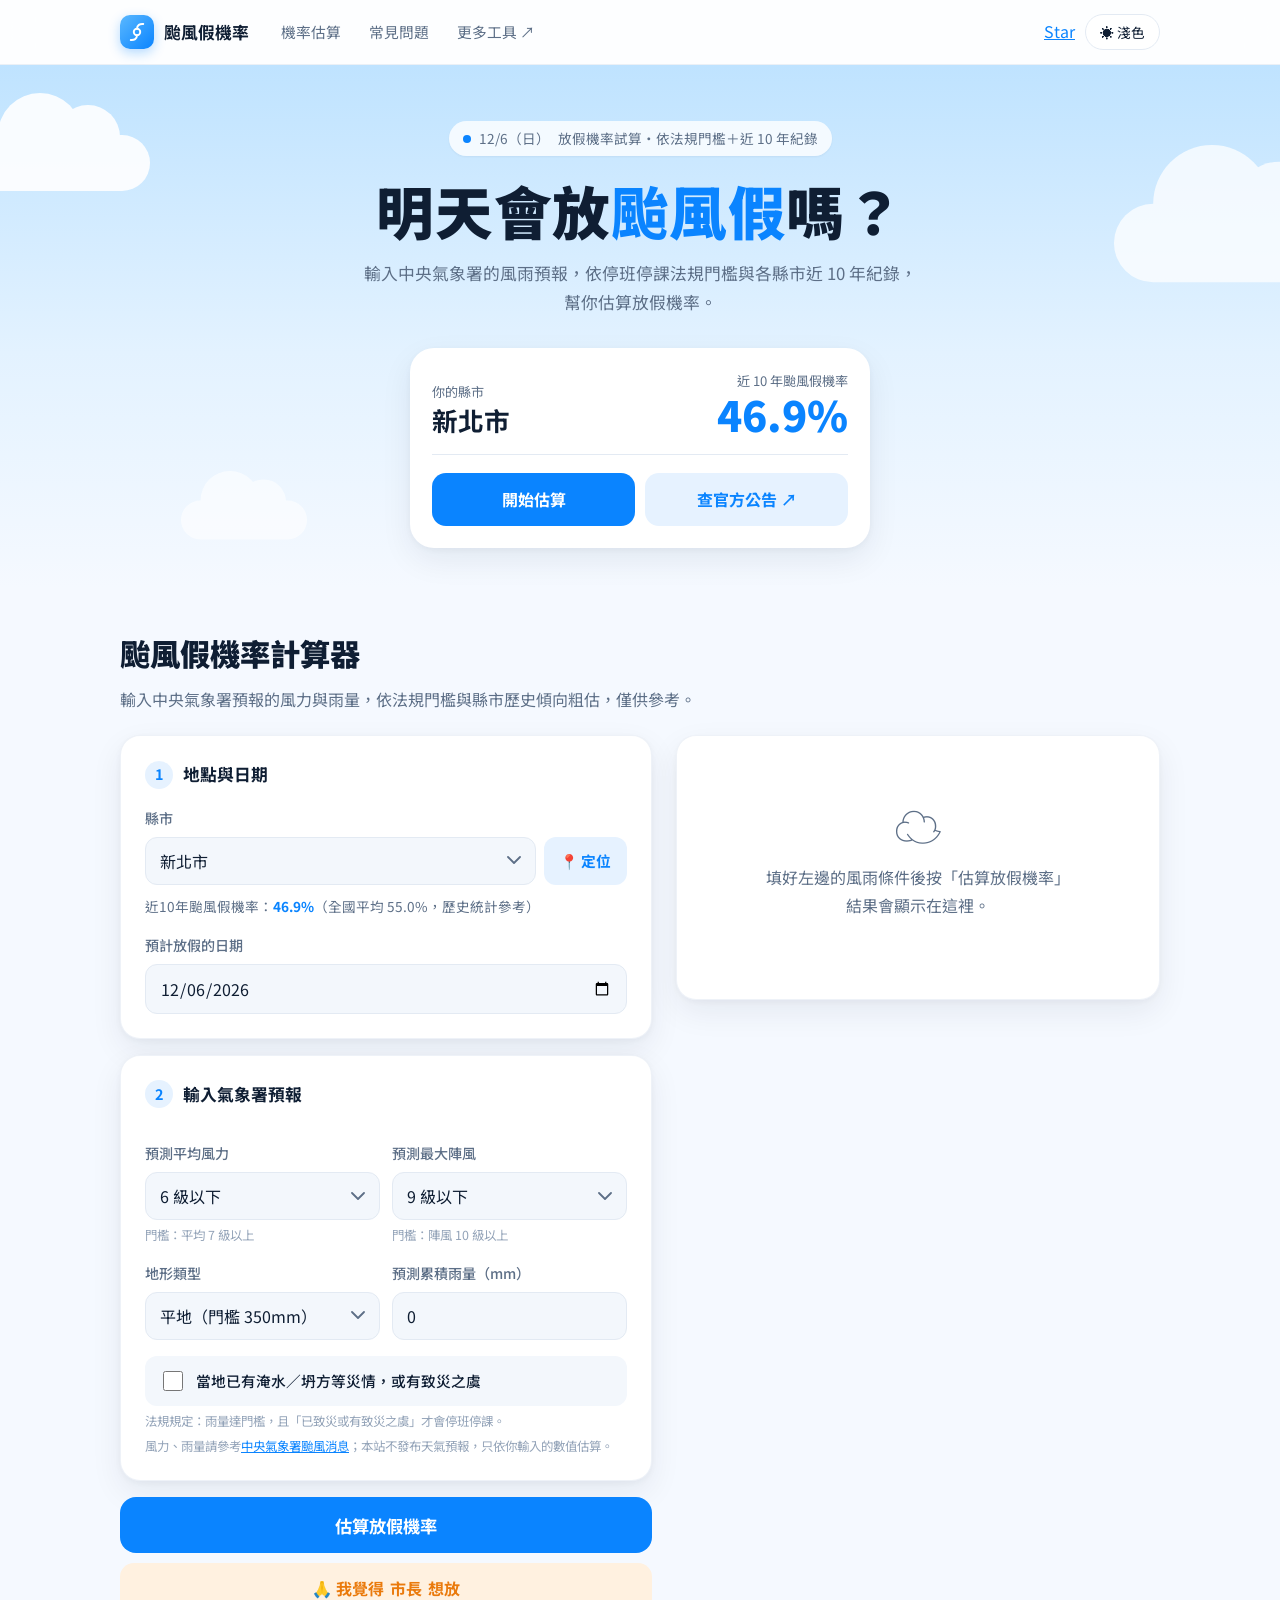
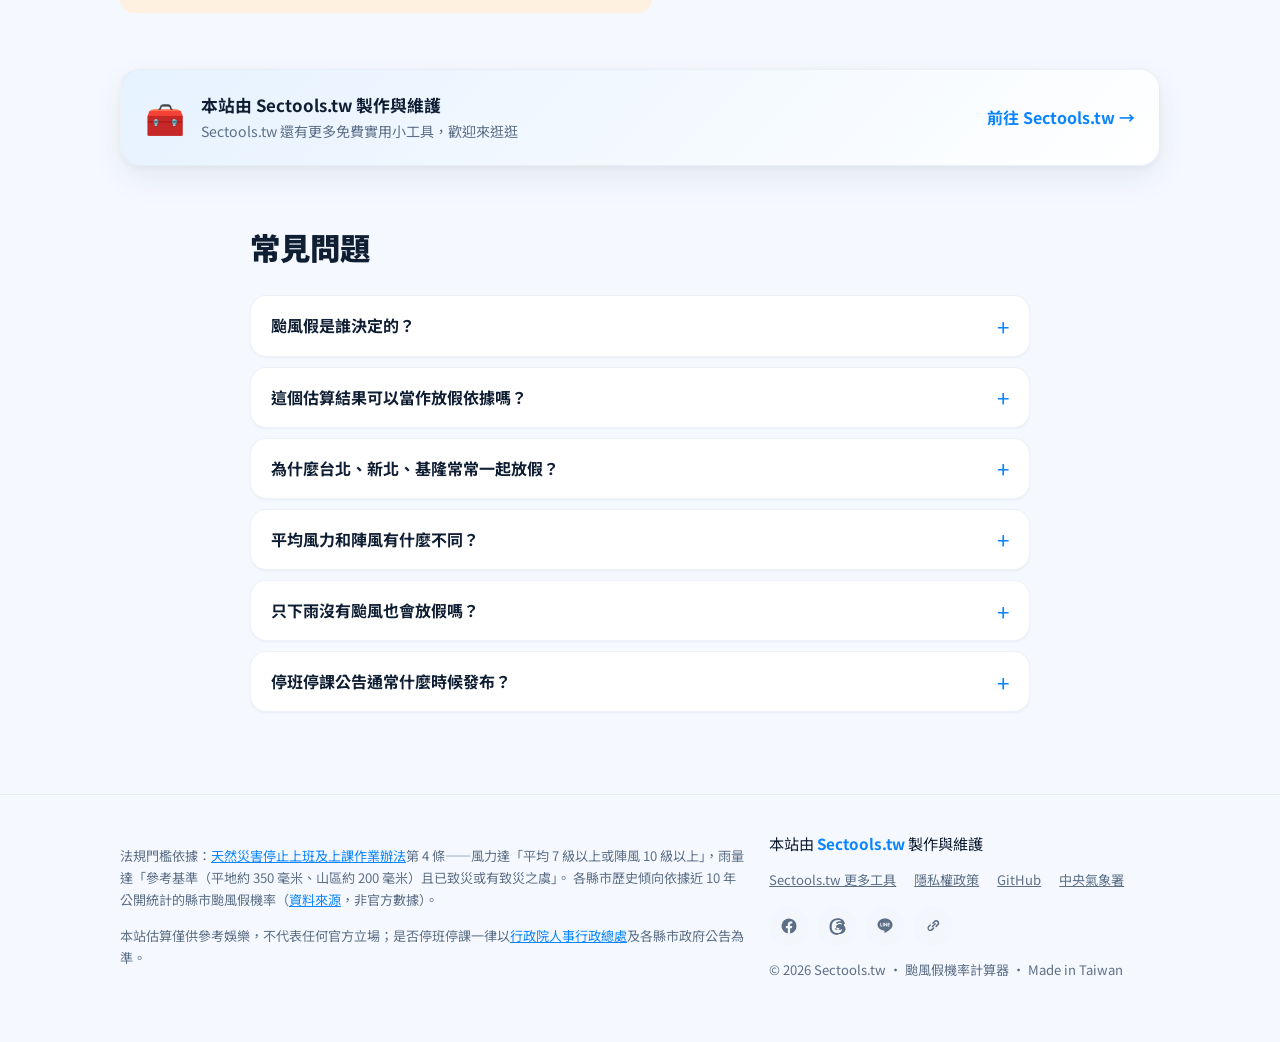
<file: index.html>
<!DOCTYPE html>
<html lang="zh-Hant" data-theme="light">
<head>
<meta charset="UTF-8">
<meta name="viewport" content="width=device-width, initial-scale=1.0, viewport-fit=cover">
<title>11/29 颱風假？明天會放颱風假嗎｜颱風假機率計算器</title>
<meta name="description" content="11/29（日）會放颱風假嗎？依《天然災害停止上班及上課作業辦法》門檻與各縣市近10年停班紀錄，輸入氣象署風雨預報就能估算 11/29 放假機率，官方結果以人事行政總處公告為準。">
<meta name="keywords" content="颱風假,停班停課,颱風假機率,明天放假嗎,颱風假預測,天然災害停止上班及上課作業辦法,台灣颱風">
<meta name="author" content="Sectools.tw">
<link rel="canonical" href="https://typhoon.sectools.tw/">
<link rel="icon" href="data:image/svg+xml,<svg xmlns=%22http://www.w3.org/2000/svg%22 viewBox=%220 0 100 100%22><text y=%22.9em%22 font-size=%2290%22>🌀</text></svg>">

<link rel="manifest" href="manifest.json">
<link rel="apple-touch-icon" href="apple-touch-icon.png">
<meta name="theme-color" content="#e6f4ff">
<meta name="apple-mobile-web-app-capable" content="yes">
<meta name="apple-mobile-web-app-status-bar-style" content="black-translucent">
<meta name="apple-mobile-web-app-title" content="颱風假計算器">

<meta property="og:type" content="website">
<meta property="og:site_name" content="颱風假機率計算器">
<meta property="og:title" content="11/29 颱風假？明天會放颱風假嗎｜颱風假機率計算器">
<meta property="og:description" content="輸入氣象署風雨預報，依法規門檻與近10年縣市紀錄估算放假機率。">
<meta property="og:url" content="https://typhoon.sectools.tw/">
<meta property="og:image" content="https://typhoon.sectools.tw/og-image.png">
<meta property="og:image:width" content="1200">
<meta property="og:image:height" content="630">
<meta property="og:locale" content="zh_TW">

<meta name="twitter:card" content="summary_large_image">
<meta name="twitter:title" content="11/29 颱風假？明天會放颱風假嗎｜颱風假機率計算器">
<meta name="twitter:description" content="輸入氣象署風雨預報，估算明天放颱風假的機率。">
<meta name="twitter:image" content="https://typhoon.sectools.tw/og-image.png">

<script>
  // 先套用主題，避免載入時閃一下
  (function () {
    try {
      document.documentElement.setAttribute('data-theme', localStorage.getItem('typhoon-theme') === 'dark' ? 'dark' : 'light');
    } catch (e) {}
  })();
</script>

<script type="application/ld+json">
{
  "@context": "https://schema.org",
  "@type": "WebApplication",
  "name": "颱風假機率計算器",
  "url": "https://typhoon.sectools.tw/",
  "description": "依《天然災害停止上班及上課作業辦法》門檻與近10年各縣市颱風假歷史機率估算放假機率。",
  "applicationCategory": "UtilitiesApplication",
  "operatingSystem": "Any",
  "inLanguage": "zh-TW",
  "dateModified": "2026-11-28",
  "isPartOf": { "@type": "WebSite", "name": "Sectools.tw", "url": "https://sectools.tw/" },
  "creator": { "@type": "Organization", "name": "Sectools.tw", "url": "https://sectools.tw/" },
  "publisher": { "@type": "Organization", "name": "Sectools.tw", "url": "https://sectools.tw/" },
  "offers": { "@type": "Offer", "price": "0", "priceCurrency": "TWD" }
}
</script>
<script type="application/ld+json">
{
  "@context": "https://schema.org",
  "@type": "FAQPage",
  "mainEntity": [
    {
      "@type": "Question",
      "name": "颱風假是誰決定的？",
      "acceptedAnswer": { "@type": "Answer", "text": "依《天然災害停止上班及上課作業辦法》，是否停止上班及上課由各直轄市、縣（市）首長決定並公告，中央氣象署只負責提供風力、雨量等預報資料作為判斷依據，並不會直接宣布停班停課。" }
    },
    {
      "@type": "Question",
      "name": "這個估算結果可以當作放假依據嗎？",
      "acceptedAnswer": { "@type": "Answer", "text": "不行。本站只是依法規門檻和歷史紀錄做的粗估，風雨數值也是你自己輸入的氣象署預報。是否停班停課，請以行政院人事行政總處「天然災害停止上班及上課情形」網頁與各縣市政府公告為準，也請不要把估算結果當成放假消息轉傳。" }
    },
    {
      "@type": "Question",
      "name": "為什麼台北、新北、基隆常常一起放假？",
      "acceptedAnswer": { "@type": "Answer", "text": "北北基（台北市、新北市、基隆市）從2016年起建立聯防機制，三縣市首長會互相聯繫協調，盡量同步公告，避免通勤族在只有一個縣市放假時卡在半路的情況，但仍可能因各自轄區天氣狀況不同而分開發布。" }
    },
    {
      "@type": "Question",
      "name": "平均風力和陣風有什麼不同？",
      "acceptedAnswer": { "@type": "Answer", "text": "平均風力是一段時間（通常10分鐘）內風速的平均值，陣風則是瞬間最大風速，數值通常明顯高於平均風力。法規門檻是平均風力達7級以上，或陣風達10級以上，兩者符合其中一項就達標。" }
    },
    {
      "@type": "Question",
      "name": "只下雨沒有颱風也會放假嗎？",
      "acceptedAnswer": { "@type": "Answer", "text": "會。法規也訂有雨量門檻，只要累積雨量達到參考基準（平地約350毫米、山區約200毫米），且已經致災或有致災之虞，即使風力未達標，地方政府一樣可以宣布停止上班及上課，這也是強降雨、共伴效應等情境常見的停班原因。" }
    },
    {
      "@type": "Question",
      "name": "停班停課公告通常什麼時候發布？",
      "acceptedAnswer": { "@type": "Answer", "text": "依規定，全日或上午半日停止上班及上課的公告，應於前一日晚間7時至10時前發布；如果是白天才決定隔天下午或其他時段停班，也會依情況即時公告，實際時間仍以各縣市政府發布為準。" }
    }
  ]
}
</script>

<link rel="preconnect" href="https://fonts.googleapis.com">
<link rel="preconnect" href="https://fonts.gstatic.com" crossorigin>
<link rel="stylesheet" href="https://fonts.googleapis.com/css2?family=Noto+Sans+TC:wght@400;500;700;900&display=swap">
<link rel="stylesheet" href="assets/css/style.css">
<script async src="https://pagead2.googlesyndication.com/pagead/js/adsbygoogle.js?client=ca-pub-1946121873919285" crossorigin="anonymous"></script>
<script async defer src="https://buttons.github.io/buttons.js"></script>
</head>
<body>
<a class="sr-only" href="#calc">跳到主要內容</a>

<header class="site-header">
  <div class="container">
    <a class="brand" href="#top" aria-label="颱風假機率計算器 首頁">
      <span class="brand-mark"><svg viewBox="0 0 32 32" aria-hidden="true"><circle cx="16" cy="16" r="5.2" fill="none" stroke="currentColor" stroke-width="3"/><path d="M16 10.8C16 5 20.5 2.6 26 3.2" fill="none" stroke="currentColor" stroke-width="3" stroke-linecap="round"/><path d="M16 21.2c0 5.8-4.5 8.2-10 7.6" fill="none" stroke="currentColor" stroke-width="3" stroke-linecap="round"/></svg></span>
      <span class="brand-text">颱風假機率</span>
    </a>
    <nav class="nav" aria-label="主要導覽">
      <a href="#calc">機率估算</a>
      <a href="#faq">常見問題</a>
      <a href="https://sectools.tw/?utm_source=typhoon&amp;utm_medium=referral&amp;utm_campaign=crosslink" target="_blank" rel="noopener">更多工具 ↗</a>
    </nav>
    <div class="header-actions">
      <span class="gh-star"><a class="github-button" href="https://github.com/stwater20/typhoon" data-icon="octicon-star" data-show-count="true" aria-label="Star stwater20/typhoon on GitHub">Star</a></span>
      <button type="button" class="icon-btn" id="themeBtn" aria-label="切換深淺色">☀️ 淺色</button>
    </div>
  </div>
</header>

<main id="top">
  <section class="hero">
    <div class="sky" aria-hidden="true">
      <span class="cloud c1"></span><span class="cloud c2"></span><span class="cloud c3"></span>
    </div>
    <div class="container hero-inner">
      <span class="pill"><span class="dot" aria-hidden="true"></span><span id="heroDate">11/29（日）</span>放假機率試算・依法規門檻＋近 10 年紀錄</span>
      <h1>明天會放<span class="hl">颱風假</span>嗎？</h1>
      <p class="lead">輸入中央氣象署的風雨預報，依停班停課法規門檻與各縣市近 10 年紀錄，幫你估算放假機率。</p>
      <div class="hero-card">
        <div class="hc-row">
          <div>
            <div class="hc-label">你的縣市</div>
            <div class="hc-county" id="heroCounty">新北市</div>
          </div>
          <div class="hc-right">
            <div class="hc-label">近 10 年颱風假機率</div>
            <div class="hc-num num" id="heroPct">—</div>
          </div>
        </div>
        <div class="hc-actions">
          <a class="btn btn-primary" href="#calc">開始估算</a>
          <a class="btn btn-soft" href="https://www.dgpa.gov.tw/typh/daily/nds.html" target="_blank" rel="noopener">查官方公告 ↗</a>
        </div>
      </div>
    </div>
  </section>

  <!-- ===== 機率估算 ===== -->
  <section class="section" id="calc">
    <div class="container">
      <div class="section-head">
        <div>
          <h2>颱風假機率計算器</h2>
          <p>輸入中央氣象署預報的風力與雨量，依法規門檻與縣市歷史傾向粗估，僅供參考。</p>
        </div>
      </div>

      <div class="calc-grid">
        <form id="calcForm" novalidate>
          <div class="card">
            <h3 class="card-title"><span class="step-num">1</span>地點與日期</h3>
            <div class="field">
              <label for="county">縣市</label>
              <div class="locate-row">
                <select id="county"></select>
                <button type="button" class="locate-btn" id="locateBtn">📍 定位</button>
              </div>
              <p class="status-line" id="locateStatus" role="status" aria-live="polite"></p>
              <div class="county-badge" id="countyBadge"></div>
            </div>
            <div class="field">
              <label for="date">預計放假的日期</label>
              <input type="date" id="date">
            </div>
          </div>

          <div class="card">
            <h3 class="card-title"><span class="step-num">2</span>輸入氣象署預報</h3>
            <div class="field-row">
              <div class="field">
                <label for="wind">預測平均風力</label>
                <select id="wind">
                  <option value="6">6 級以下</option>
                  <option value="7">7 級</option>
                  <option value="8">8 級</option>
                  <option value="9">9 級</option>
                  <option value="10">10 級以上</option>
                </select>
                <p class="hint">門檻：平均 7 級以上</p>
              </div>
              <div class="field">
                <label for="gust">預測最大陣風</label>
                <select id="gust">
                  <option value="9">9 級以下</option>
                  <option value="10">10 級</option>
                  <option value="11">11 級</option>
                  <option value="12">12 級</option>
                  <option value="13">13 級以上</option>
                </select>
                <p class="hint">門檻：陣風 10 級以上</p>
              </div>
            </div>
            <div class="field-row">
              <div class="field">
                <label for="terrain">地形類型</label>
                <select id="terrain">
                  <option value="350">平地（門檻 350mm）</option>
                  <option value="200">山區（門檻 200mm）</option>
                </select>
              </div>
              <div class="field">
                <label for="rain">預測累積雨量（mm）</label>
                <input type="number" id="rain" min="0" step="10" value="0" inputmode="numeric">
              </div>
            </div>
            <div class="checkbox-row">
              <input type="checkbox" id="disasterRisk">
              <label for="disasterRisk">當地已有淹水／坍方等災情，或有致災之虞</label>
            </div>
            <p class="hint">法規規定：雨量達門檻，且「已致災或有致災之虞」才會停班停課。</p>
            <p class="hint">風力、雨量請參考<a href="https://www.cwa.gov.tw/V8/C/P/Typhoon/TY_NEWS.html" target="_blank" rel="noopener">中央氣象署颱風消息</a>；本站不發布天氣預報，只依你輸入的數值估算。</p>
          </div>

          <button type="submit" class="btn btn-primary btn-block calc-submit">估算放假機率</button>
          <button type="button" class="btn btn-wish btn-block" id="wishBtn">🙏 我覺得<span id="wishChief">市長</span>想放</button>
        </form>

        <div class="result-col">
          <div class="card result-card" id="result" aria-live="polite">
            <div class="result-empty">
              <div class="big" aria-hidden="true">☁️</div>
              <p>填好左邊的風雨條件後按「估算放假機率」<br>結果會顯示在這裡。</p>
            </div>
            <div class="result-body">
              <p class="wish-tag" id="wishTag" hidden>許願模式・不是估算</p>
              <p class="msg-top" id="msgTop"></p>
              <div class="gauge">
                <svg viewBox="0 0 120 120" aria-hidden="true">
                  <circle class="track" cx="60" cy="60" r="52" fill="none" stroke-width="10"/>
                  <circle class="value" id="gaugeValue" cx="60" cy="60" r="52" fill="none" stroke-width="10" stroke-linecap="round" stroke-dasharray="326.73" stroke-dashoffset="326.73"/>
                </svg>
                <div class="gauge-label"><div><span class="pct num" id="percent">0%</span><small id="gaugeCaption">模型估算放假機率</small></div></div>
              </div>
              <p class="msg-bottom" id="msgBottom"></p>
              <div class="holiday-note" id="holidayNote">🎉 你選的日子本來就是週末，反正都放假！</div>
              <div class="checklist" id="checklist"></div>
              <p class="hist-line" id="histLine"></p>
              <p class="result-note">估算僅供參考，是否放假以<a href="https://www.dgpa.gov.tw/typh/daily/nds.html" target="_blank" rel="noopener">人事行政總處</a>及縣市政府公告為準。</p>
            </div>
          </div>
        </div>
      </div>
    </div>
  </section>

  <!-- ===== Sectools.tw 製作與推薦 ===== -->
  <section class="section">
    <div class="container">
      <a class="promo" href="https://sectools.tw/?utm_source=typhoon&amp;utm_medium=referral&amp;utm_campaign=crosslink" target="_blank" rel="noopener">
        <span class="promo-icon" aria-hidden="true">🧰</span>
        <span class="promo-text">
          <b>本站由 Sectools.tw 製作與維護</b>
          <span>Sectools.tw 還有更多免費實用小工具，歡迎來逛逛</span>
        </span>
        <span class="promo-cta">前往 Sectools.tw →</span>
      </a>
    </div>
  </section>

  <!-- ===== FAQ ===== -->
  <section class="section" id="faq">
    <div class="container" style="max-width:820px">
      <div class="section-head"><div><h2>常見問題</h2></div></div>
      <details class="faq-item">
        <summary>颱風假是誰決定的？</summary>
        <p>依《天然災害停止上班及上課作業辦法》，是否停止上班及上課由各直轄市、縣（市）首長決定並公告，中央氣象署只負責提供風力、雨量等預報資料作為判斷依據，並不會直接宣布停班停課。</p>
      </details>
      <details class="faq-item">
        <summary>這個估算結果可以當作放假依據嗎？</summary>
        <p>不行。本站只是依法規門檻和歷史紀錄做的粗估，風雨數值也是你自己輸入的氣象署預報。是否停班停課，請以行政院人事行政總處「天然災害停止上班及上課情形」網頁與各縣市政府公告為準，也請不要把估算結果當成放假消息轉傳。</p>
      </details>
      <details class="faq-item">
        <summary>為什麼台北、新北、基隆常常一起放假？</summary>
        <p>北北基（台北市、新北市、基隆市）從2016年起建立聯防機制，三縣市首長會互相聯繫協調，盡量同步公告，避免通勤族在只有一個縣市放假時卡在半路的情況，但仍可能因各自轄區天氣狀況不同而分開發布。</p>
      </details>
      <details class="faq-item">
        <summary>平均風力和陣風有什麼不同？</summary>
        <p>平均風力是一段時間（通常10分鐘）內風速的平均值，陣風則是瞬間最大風速，數值通常明顯高於平均風力。法規門檻是平均風力達7級以上，或陣風達10級以上，兩者符合其中一項就達標。</p>
      </details>
      <details class="faq-item">
        <summary>只下雨沒有颱風也會放假嗎？</summary>
        <p>會。法規也訂有雨量門檻，只要累積雨量達到參考基準（平地約350毫米、山區約200毫米），且已經致災或有致災之虞，即使風力未達標，地方政府一樣可以宣布停止上班及上課，這也是強降雨、共伴效應等情境常見的停班原因。</p>
      </details>
      <details class="faq-item">
        <summary>停班停課公告通常什麼時候發布？</summary>
        <p>依規定，全日或上午半日停止上班及上課的公告，應於前一日晚間7時至10時前發布；如果是白天才決定隔天下午或其他時段停班，也會依情況即時公告，實際時間仍以各縣市政府發布為準。</p>
      </details>
    </div>
  </section>
</main>

<footer class="site-footer">
  <div class="container footer-grid">
    <div>
      <p>
        法規門檻依據：<a href="https://law.moj.gov.tw/LawClass/LawAll.aspx?pcode=S0110022" target="_blank" rel="noopener">天然災害停止上班及上課作業辦法</a>第 4 條——風力達「平均 7 級以上或陣風 10 級以上」，雨量達「參考基準（平地約 350 毫米、山區約 200 毫米）且已致災或有致災之虞」。
        各縣市歷史傾向依據近 10 年公開統計的縣市颱風假機率（<a href="https://ibuyranking.blogspot.com/2024/10/typhoon-day.html" target="_blank" rel="noopener">資料來源</a>，非官方數據）。
      </p>
      <p>本站估算僅供參考娛樂，不代表任何官方立場；是否停班停課一律以<a href="https://www.dgpa.gov.tw/typh/daily/nds.html" target="_blank" rel="noopener">行政院人事行政總處</a>及各縣市政府公告為準。</p>
    </div>
    <div>
      <p class="maker">本站由 <a href="https://sectools.tw/?utm_source=typhoon&amp;utm_medium=referral&amp;utm_campaign=crosslink" target="_blank" rel="noopener"><b>Sectools.tw</b></a> 製作與維護</p>
      <div class="footer-links">
        <a href="https://sectools.tw/?utm_source=typhoon&amp;utm_medium=referral&amp;utm_campaign=crosslink" target="_blank" rel="noopener">Sectools.tw 更多工具</a>
        <a href="privacy.html">隱私權政策</a>
        <a href="https://github.com/stwater20/typhoon" target="_blank" rel="noopener">GitHub</a>
        <a href="https://www.cwa.gov.tw/" target="_blank" rel="noopener">中央氣象署</a>
      </div>
      <div class="share-row" aria-label="分享本站">
        <button type="button" class="share-btn" data-share="facebook" aria-label="分享到 Facebook" title="分享到 Facebook">
          <svg viewBox="0 0 24 24"><path d="M22 12a10 10 0 1 0-11.6 9.9v-7H7.9V12h2.5V9.8c0-2.5 1.5-3.9 3.8-3.9 1.1 0 2.2.2 2.2.2v2.5h-1.3c-1.2 0-1.6.8-1.6 1.6V12h2.8l-.4 2.9h-2.4v7A10 10 0 0 0 22 12Z"/></svg>
        </button>
        <button type="button" class="share-btn" data-share="threads" aria-label="分享到 Threads" title="分享到 Threads">
          <svg viewBox="0 0 24 24"><path d="M12.2 24c-3.3 0-5.9-1.1-7.7-3.2C2.8 18.8 2 16.1 2 12.9 2 9.7 2.9 7 4.6 5 6.5 2.7 9.3 1.5 12.9 1.5c3 0 5.4.9 7.1 2.6 1.4 1.4 2.2 3.2 2.4 5.3l-2.5.2c-.2-1.6-.8-2.8-1.7-3.7-1.2-1.2-2.9-1.8-5.2-1.8-2.7 0-4.8.9-6.1 2.7C5.6 8.2 5 10.3 5 12.9c0 2.5.6 4.6 1.9 6.1 1.3 1.5 3.2 2.4 5.5 2.4 1.9 0 3.5-.5 4.6-1.5 1-.9 1.6-2.1 1.7-3.5-.5.3-1.2.6-2.1.7-1 .2-2 .1-2.9-.1-1.6-.4-2.8-1.5-3-3.1-.2-1.5.5-2.9 1.9-3.7 1.2-.7 2.9-.9 4.6-.5.5.1 1 .3 1.4.5 0-.6-.2-1.1-.5-1.5-.5-.6-1.3-.9-2.4-.9-1.4 0-2.5.5-3.4 1.5l-1.9-1.5c1.3-1.5 3.1-2.3 5.3-2.3 1.9 0 3.4.6 4.4 1.7.9 1 1.4 2.4 1.4 4v.5c1.2 1 1.9 2.5 1.9 4.3 0 2-1 3.7-2.6 4.9-1.5 1.1-3.5 1.7-5.7 1.7Zm.9-9.6c-1.1-.3-2.1-.2-2.8.2-.6.3-.9.8-.8 1.3.1.6.7 1 1.5 1.2.7.2 1.5.2 2.2 0 .8-.2 1.4-.6 1.8-1.1.2-.3.3-.6.3-1-.6-.3-1.3-.5-2-.6Z"/></svg>
        </button>
        <button type="button" class="share-btn" data-share="line" aria-label="分享到 LINE" title="分享到 LINE">
          <svg viewBox="0 0 24 24"><path d="M12 2C6.5 2 2 5.6 2 10.1c0 4 3.6 7.4 8.4 8 .3.1.8.2.9.5.1.3.1.7 0 1l-.1.9c0 .3-.2 1 .9.6 1.1-.5 6-3.5 8.2-6.1C21.8 13.3 22 11.8 22 10.1 22 5.6 17.5 2 12 2ZM8.2 12.6H6.3c-.3 0-.5-.2-.5-.5V8.3c0-.3.2-.5.5-.5s.5.2.5.5v3.3h1.4c.3 0 .5.2.5.5s-.2.5-.5.5Zm2 -.5c0 .3-.2.5-.5.5s-.5-.2-.5-.5V8.3c0-.3.2-.5.5-.5s.5.2.5.5v3.8Zm4.6 0c0 .2-.1.4-.3.5h-.2c-.2 0-.3-.1-.4-.2l-2-2.7v2.4c0 .3-.2.5-.5.5s-.5-.2-.5-.5V8.3c0-.2.1-.4.3-.5h.2c.2 0 .3.1.4.2l2 2.7V8.3c0-.3.2-.5.5-.5s.5.2.5.5v3.8Zm3.1-2.4c.3 0 .5.2.5.5s-.2.5-.5.5h-1.4v.9h1.4c.3 0 .5.2.5.5s-.2.5-.5.5H16c-.3 0-.5-.2-.5-.5V8.3c0-.3.2-.5.5-.5h1.9c.3 0 .5.2.5.5s-.2.5-.5.5h-1.4v.9h1.4Z"/></svg>
        </button>
        <button type="button" class="share-btn" data-share="copy" aria-label="複製連結（可貼到 Instagram）" title="複製連結（可貼到 Instagram）">
          <svg viewBox="0 0 24 24"><path d="M10.6 13.4a1 1 0 0 1 0-1.4l3.4-3.4a1 1 0 1 1 1.4 1.4L12 13.4a1 1 0 0 1-1.4 0Zm-2.1 5.3a4 4 0 0 1-2.8-6.8l2-2a1 1 0 0 1 1.4 1.4l-2 2a2 2 0 1 0 2.8 2.8l2-2a1 1 0 1 1 1.4 1.4l-2 2a4 4 0 0 1-2.8 1.2Zm7.6-5.2a1 1 0 0 1-.7-1.7l2-2a2 2 0 1 0-2.8-2.8l-2 2a1 1 0 0 1-1.4-1.4l2-2a4 4 0 1 1 5.6 5.6l-2 2a1 1 0 0 1-.7.3Z"/></svg>
        </button>
      </div>
      <p>© <span id="year">2026</span> Sectools.tw · 颱風假機率計算器 · Made in Taiwan</p>
    </div>
  </div>
</footer>

<div class="toast" id="toast" role="status" aria-live="polite"></div>

<script src="assets/js/app.js"></script>
<script>
  if ('serviceWorker' in navigator) {
    window.addEventListener('load', function () { navigator.serviceWorker.register('sw.js').catch(function () {}); });
  }
</script>
</body>
</html>
</file>
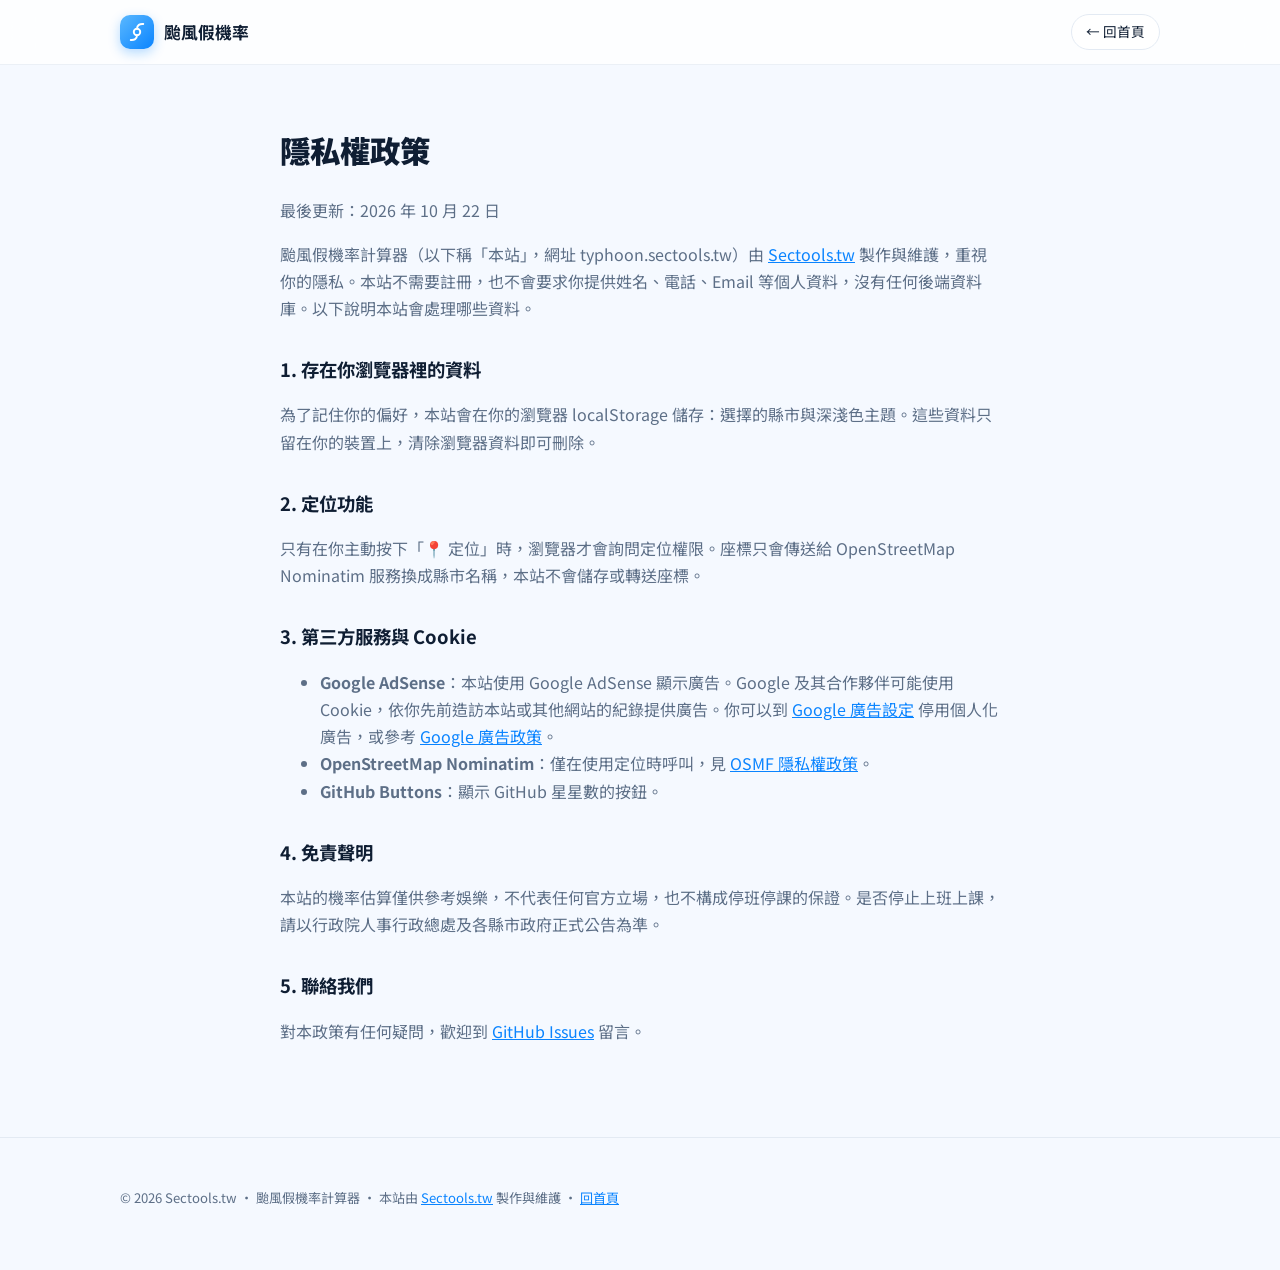
<file: privacy.html>
<!DOCTYPE html>
<html lang="zh-Hant" data-theme="light">
<head>
<meta charset="UTF-8">
<meta name="viewport" content="width=device-width, initial-scale=1.0">
<title>隱私權政策｜颱風假機率計算器</title>
<meta name="description" content="颱風假機率計算器的隱私權政策：我們收集哪些資料、如何使用、第三方服務與 Cookie。">
<link rel="canonical" href="https://typhoon.sectools.tw/privacy.html">
<link rel="icon" href="data:image/svg+xml,<svg xmlns=%22http://www.w3.org/2000/svg%22 viewBox=%220 0 100 100%22><text y=%22.9em%22 font-size=%2290%22>🌀</text></svg>">
<script>
  (function () {
    try {
      document.documentElement.setAttribute('data-theme', localStorage.getItem('typhoon-theme') === 'dark' ? 'dark' : 'light');
    } catch (e) {}
  })();
</script>
<link rel="preconnect" href="https://fonts.googleapis.com">
<link rel="preconnect" href="https://fonts.gstatic.com" crossorigin>
<link rel="stylesheet" href="https://fonts.googleapis.com/css2?family=Noto+Sans+TC:wght@400;500;700;900&display=swap">
<link rel="stylesheet" href="assets/css/style.css">
</head>
<body>
<header class="site-header">
  <div class="container">
    <a class="brand" href="./"><span class="brand-mark"><svg viewBox="0 0 32 32" aria-hidden="true"><circle cx="16" cy="16" r="5.2" fill="none" stroke="currentColor" stroke-width="3"/><path d="M16 10.8C16 5 20.5 2.6 26 3.2" fill="none" stroke="currentColor" stroke-width="3" stroke-linecap="round"/><path d="M16 21.2c0 5.8-4.5 8.2-10 7.6" fill="none" stroke="currentColor" stroke-width="3" stroke-linecap="round"/></svg></span><span class="brand-text">颱風假機率</span></a>
    <div class="header-actions"><a class="icon-btn" href="./" style="text-decoration:none">← 回首頁</a></div>
  </div>
</header>

<main class="prose">
  <h1>隱私權政策</h1>
  <p>最後更新：2026 年 10 月 22 日</p>
  <p>颱風假機率計算器（以下稱「本站」，網址 typhoon.sectools.tw）由 <a href="https://sectools.tw/?utm_source=typhoon&amp;utm_medium=referral&amp;utm_campaign=crosslink" target="_blank" rel="noopener">Sectools.tw</a> 製作與維護，重視你的隱私。本站不需要註冊，也不會要求你提供姓名、電話、Email 等個人資料，沒有任何後端資料庫。以下說明本站會處理哪些資料。</p>

  <h2>1. 存在你瀏覽器裡的資料</h2>
  <p>為了記住你的偏好，本站會在你的瀏覽器 localStorage 儲存：選擇的縣市與深淺色主題。這些資料只留在你的裝置上，清除瀏覽器資料即可刪除。</p>

  <h2>2. 定位功能</h2>
  <p>只有在你主動按下「📍 定位」時，瀏覽器才會詢問定位權限。座標只會傳送給 OpenStreetMap Nominatim 服務換成縣市名稱，本站不會儲存或轉送座標。</p>

  <h2>3. 第三方服務與 Cookie</h2>
  <ul>
    <li><b>Google AdSense</b>：本站使用 Google AdSense 顯示廣告。Google 及其合作夥伴可能使用 Cookie，依你先前造訪本站或其他網站的紀錄提供廣告。你可以到 <a href="https://adssettings.google.com/" target="_blank" rel="noopener">Google 廣告設定</a> 停用個人化廣告，或參考 <a href="https://policies.google.com/technologies/ads" target="_blank" rel="noopener">Google 廣告政策</a>。</li>
    <li><b>OpenStreetMap Nominatim</b>：僅在使用定位時呼叫，見 <a href="https://osmfoundation.org/wiki/Privacy_Policy" target="_blank" rel="noopener">OSMF 隱私權政策</a>。</li>
    <li><b>GitHub Buttons</b>：顯示 GitHub 星星數的按鈕。</li>
  </ul>

  <h2>4. 免責聲明</h2>
  <p>本站的機率估算僅供參考娛樂，不代表任何官方立場，也不構成停班停課的保證。是否停止上班上課，請以行政院人事行政總處及各縣市政府正式公告為準。</p>

  <h2>5. 聯絡我們</h2>
  <p>對本政策有任何疑問，歡迎到 <a href="https://github.com/stwater20/typhoon/issues" target="_blank" rel="noopener">GitHub Issues</a> 留言。</p>
</main>

<footer class="site-footer">
  <div class="container"><p>© 2026 Sectools.tw · 颱風假機率計算器 · 本站由 <a href="https://sectools.tw/?utm_source=typhoon&amp;utm_medium=referral&amp;utm_campaign=crosslink" target="_blank" rel="noopener">Sectools.tw</a> 製作與維護 · <a href="./">回首頁</a></p></div>
</footer>
</body>
</html>
</file>
<file: assets/css/style.css>
/* 颱風假機率計算器 — 清爽明亮：天空藍＋白色卡片，預設淺色 */

/* ===== Design tokens ===== */
:root {
  --font-sans: "Noto Sans TC", "PingFang TC", "Microsoft JhengHei", system-ui, sans-serif;

  --bg: #f5f9ff;
  --sky-top: #bfe3ff;
  --sky-mid: #e3f2ff;
  --surface: #ffffff;
  --surface-2: #f3f7fc;
  --border: #e3eaf3;
  --border-strong: #cdd8e6;
  --text: #0f1e33;
  --muted: #5d6f87;
  --faint: #93a3b8;
  --primary: #0a84ff;
  --primary-strong: #006fe0;
  --primary-soft: #e6f2ff;
  --on-primary: #ffffff;
  --good: #16a34a;
  --mid: #f59e0b;
  --low: #94a3b8;
  --wish: #ea7a0c;
  --wish-soft: #fff1e0;
  --cloud: #ffffff;
  --shadow-sm: 0 1px 2px rgba(15, 30, 51, 0.05);
  --shadow: 0 2px 6px rgba(15, 30, 51, 0.04), 0 12px 32px rgba(15, 30, 51, 0.07);
  --radius: 20px;
  --radius-sm: 12px;
  color-scheme: light;
}
:root[data-theme="dark"] {
  --bg: #0b1220;
  --sky-top: #13294a;
  --sky-mid: #0f1d33;
  --surface: #121c2e;
  --surface-2: #17233a;
  --border: #22314b;
  --border-strong: #2f4366;
  --text: #e8eef7;
  --muted: #9aabc3;
  --faint: #66788f;
  --primary: #4da3ff;
  --primary-strong: #2f8cf5;
  --primary-soft: rgba(77, 163, 255, 0.14);
  --on-primary: #06121f;
  --good: #4ade80;
  --mid: #fbbf24;
  --low: #64748b;
  --wish: #fb923c;
  --wish-soft: rgba(251, 146, 60, 0.14);
  --cloud: rgba(255, 255, 255, 0.08);
  --shadow-sm: none;
  --shadow: 0 12px 32px rgba(0, 0, 0, 0.35);
  color-scheme: dark;
}

/* ===== Base ===== */
*, *::before, *::after { box-sizing: border-box; }
[hidden] { display: none !important; }
html { scroll-behavior: smooth; scroll-padding-top: 76px; }
body {
  margin: 0;
  min-height: 100vh;
  background: var(--bg);
  font-family: var(--font-sans);
  color: var(--text);
  line-height: 1.7;
  -webkit-font-smoothing: antialiased;
}
a { color: var(--primary); }
.num { font-variant-numeric: tabular-nums; }
.container { width: 100%; max-width: 1080px; margin: 0 auto; padding: 0 20px; }
.sr-only {
  position: absolute; width: 1px; height: 1px; padding: 0; margin: -1px;
  overflow: hidden; clip: rect(0, 0, 0, 0); white-space: nowrap; border: 0;
}
a:focus-visible, button:focus-visible, select:focus-visible,
input:focus-visible, summary:focus-visible {
  outline: 3px solid color-mix(in srgb, var(--primary) 45%, transparent);
  outline-offset: 2px;
  border-radius: 8px;
}

/* ===== Header ===== */
.site-header {
  position: sticky; top: 0; z-index: 50;
  background: color-mix(in srgb, var(--surface) 82%, transparent);
  backdrop-filter: saturate(180%) blur(16px);
  -webkit-backdrop-filter: saturate(180%) blur(16px);
  border-bottom: 1px solid color-mix(in srgb, var(--border) 70%, transparent);
}
.site-header .container { display: flex; align-items: center; gap: 20px; height: 64px; }
.brand { display: flex; align-items: center; gap: 10px; color: var(--text); text-decoration: none; font-weight: 700; font-size: 1.05rem; }
.brand-mark {
  width: 34px; height: 34px; border-radius: 10px; display: grid; place-items: center; flex-shrink: 0;
  background: linear-gradient(135deg, #5ab8ff, var(--primary)); color: #fff;
  box-shadow: 0 4px 12px color-mix(in srgb, var(--primary) 30%, transparent);
}
.brand-mark svg { width: 20px; height: 20px; }
.nav { display: flex; gap: 4px; }
.nav a { color: var(--muted); text-decoration: none; font-size: 0.92rem; padding: 6px 12px; border-radius: 999px; }
.nav a:hover { color: var(--text); background: var(--surface-2); }
.header-actions { margin-left: auto; display: flex; align-items: center; gap: 10px; }
.gh-star { display: flex; align-items: center; min-height: 28px; }
.icon-btn {
  border: 1px solid var(--border); background: var(--surface); color: var(--text);
  border-radius: 999px; height: 36px; padding: 0 14px; font-size: 0.85rem; font-family: inherit;
  cursor: pointer; display: inline-flex; align-items: center; gap: 6px; white-space: nowrap;
}
.icon-btn:hover { background: var(--surface-2); }
@media (max-width: 720px) { .nav, .gh-star { display: none; } }

/* ===== Hero：天空＋雲 ===== */
.hero {
  position: relative; overflow: hidden; padding: 56px 0 40px; text-align: center;
  background: linear-gradient(180deg, var(--sky-top) 0%, var(--sky-mid) 55%, var(--bg) 100%);
}
.sky { position: absolute; inset: 0; pointer-events: none; }
.cloud {
  position: absolute; display: block; width: 180px; height: 56px; border-radius: 999px;
  background: var(--cloud); animation: drift 40s ease-in-out infinite alternate;
}
.cloud::before, .cloud::after { content: ""; position: absolute; background: inherit; border-radius: 50%; }
.cloud::before { width: 84px; height: 84px; left: 28px; top: -42px; }
.cloud::after { width: 64px; height: 64px; right: 30px; top: -30px; }
.cloud.c1 { top: 70px; left: -30px; opacity: 0.9; }
.cloud.c2 { top: 150px; right: -50px; transform: scale(1.4); opacity: 0.75; animation-duration: 55s; }
.cloud.c3 { bottom: 40px; left: 12%; transform: scale(0.7); opacity: 0.6; animation-duration: 48s; }
@keyframes drift { to { translate: 60px 0; } }
.hero-inner { position: relative; max-width: 720px; }
.pill {
  display: inline-flex; align-items: center; gap: 8px; padding: 6px 14px; border-radius: 999px;
  background: color-mix(in srgb, var(--surface) 80%, transparent); color: var(--muted);
  font-size: 0.85rem; box-shadow: var(--shadow-sm);
}
.pill .dot { width: 8px; height: 8px; border-radius: 50%; background: var(--primary); }
.hero h1 {
  font-size: clamp(2.2rem, 7vw, 3.6rem); font-weight: 900; line-height: 1.2;
  letter-spacing: 0.01em; margin: 20px 0 14px;
}
.hero h1 .hl { color: var(--primary); }
.hero .lead { color: var(--muted); margin: 0 auto; max-width: 560px; font-size: 1.05rem; }
.hero-card {
  max-width: 460px; margin: 32px auto 0; padding: 22px; text-align: left;
  background: var(--surface); border-radius: 24px; box-shadow: var(--shadow);
}
.hc-row { display: flex; justify-content: space-between; align-items: flex-end; gap: 16px; padding-bottom: 18px; border-bottom: 1px solid var(--border); }
.hc-label { font-size: 0.82rem; color: var(--muted); }
.hc-county { font-size: 1.6rem; font-weight: 700; line-height: 1.3; }
.hc-right { text-align: right; }
.hc-num { font-size: 2.6rem; font-weight: 900; line-height: 1.05; color: var(--primary); }
.hc-actions { display: grid; grid-template-columns: 1fr 1fr; gap: 10px; margin-top: 18px; }

/* ===== Buttons ===== */
.btn {
  display: inline-flex; align-items: center; justify-content: center; gap: 6px;
  border: 0; border-radius: 14px; padding: 13px 20px; min-height: 48px;
  font-family: inherit; font-size: 1rem; font-weight: 700; cursor: pointer; text-decoration: none;
  transition: background 0.15s ease, transform 0.1s ease;
}
.btn:active { transform: scale(0.98); }
.btn-primary { background: var(--primary); color: var(--on-primary); }
.btn-primary:hover { background: var(--primary-strong); }
.btn-soft { background: var(--primary-soft); color: var(--primary); }
.btn-soft:hover { background: color-mix(in srgb, var(--primary) 18%, transparent); }
.btn-block { width: 100%; }

/* ===== Sections ===== */
.section { padding: 40px 0 16px; }
.section-head { margin-bottom: 22px; }
.section-head h2 { margin: 0; font-size: clamp(1.5rem, 4vw, 1.9rem); font-weight: 900; }
.section-head p { margin: 6px 0 0; color: var(--muted); }

.card {
  background: var(--surface); border-radius: var(--radius); padding: 24px;
  box-shadow: var(--shadow); border: 1px solid color-mix(in srgb, var(--border) 60%, transparent);
}
.card + .card { margin-top: 16px; }
.card-title { display: flex; align-items: center; gap: 10px; font-weight: 700; font-size: 1.05rem; margin: 0 0 18px; }
.step-num {
  width: 28px; height: 28px; border-radius: 50%; flex-shrink: 0;
  background: var(--primary-soft); color: var(--primary);
  display: grid; place-items: center; font-size: 0.9rem; font-weight: 700;
}

/* ===== Calculator ===== */
.calc-grid { display: grid; grid-template-columns: 1fr; gap: 16px; align-items: start; }
@media (min-width: 920px) {
  .calc-grid { grid-template-columns: minmax(0, 1.1fr) minmax(0, 1fr); gap: 24px; }
  .result-col { position: sticky; top: 84px; }
}
.field { margin-top: 16px; }
.field:first-of-type { margin-top: 0; }
.field-row { display: grid; grid-template-columns: 1fr 1fr; gap: 12px; }
.field-row .field { margin-top: 16px; }
@media (max-width: 420px) { .field-row { grid-template-columns: 1fr; } }
label { display: block; font-size: 0.88rem; font-weight: 500; margin: 0 0 6px; color: var(--muted); }
select, input[type="date"], input[type="number"] {
  width: 100%; padding: 11px 14px; min-height: 48px; border-radius: var(--radius-sm);
  border: 1px solid var(--border); background: var(--surface-2); color: var(--text);
  font-size: 1rem; font-family: inherit; appearance: none; -webkit-appearance: none;
  transition: border-color 0.15s ease, box-shadow 0.15s ease, background 0.15s ease;
}
select:focus, input:focus { border-color: var(--primary); background: var(--surface); box-shadow: 0 0 0 4px var(--primary-soft); outline: none; }
select {
  background-image: url("data:image/svg+xml;utf8,<svg xmlns='http://www.w3.org/2000/svg' width='14' height='9' viewBox='0 0 14 9'><path d='M1 1l6 6 6-6' stroke='%235d6f87' stroke-width='1.8' fill='none' stroke-linecap='round' stroke-linejoin='round'/></svg>");
  background-repeat: no-repeat; background-position: right 14px center; padding-right: 38px;
}
.hint { font-size: 0.78rem; color: var(--faint); margin: 6px 0 0; line-height: 1.55; }
.locate-row { display: flex; gap: 8px; }
.locate-row select { flex: 1; }
.locate-btn {
  flex-shrink: 0; border: 0; background: var(--primary-soft); color: var(--primary); font-weight: 700;
  border-radius: var(--radius-sm); padding: 0 16px; min-height: 48px; font-size: 0.92rem; font-family: inherit; cursor: pointer;
}
.locate-btn:disabled { opacity: 0.6; cursor: wait; }
.status-line { font-size: 0.8rem; color: var(--muted); margin: 6px 0 0; }
.status-line:empty { display: none; }
.county-badge { margin-top: 10px; font-size: 0.85rem; color: var(--muted); }
.county-badge b { color: var(--primary); }
.checkbox-row {
  display: flex; align-items: flex-start; gap: 10px; margin-top: 16px;
  background: var(--surface-2); border-radius: var(--radius-sm); padding: 12px 14px;
}
.checkbox-row input { width: 20px; height: 20px; margin-top: 3px; flex-shrink: 0; accent-color: var(--primary); }
.checkbox-row label { margin: 0; font-size: 0.92rem; color: var(--text); }
.btn-wish { margin-top: 10px; background: var(--wish-soft); color: var(--wish); }
.btn-wish:hover { background: color-mix(in srgb, var(--wish) 20%, transparent); }
.wish-tag {
  width: fit-content; margin: 0 auto 6px; padding: 3px 12px; border-radius: 999px;
  background: var(--wish-soft); color: var(--wish); font-size: 0.8rem; font-weight: 700;
}
.promo {
  display: flex; align-items: center; gap: 16px; padding: 20px 24px; border-radius: var(--radius);
  background: linear-gradient(135deg, var(--primary-soft), var(--surface)); color: var(--text); text-decoration: none;
  box-shadow: var(--shadow); border: 1px solid color-mix(in srgb, var(--border) 60%, transparent);
  transition: transform 0.15s ease;
}
.promo:hover { transform: translateY(-2px); }
.promo-icon { font-size: 2rem; flex-shrink: 0; }
.promo-text { flex: 1; min-width: 0; display: flex; flex-direction: column; }
.promo-text b { font-size: 1.05rem; }
.promo-text span { font-size: 0.88rem; color: var(--muted); }
.promo-cta { flex-shrink: 0; font-weight: 700; color: var(--primary); white-space: nowrap; }
@media (max-width: 560px) { .promo { flex-wrap: wrap; } .promo-cta { width: 100%; } }
.calc-submit { margin-top: 16px; min-height: 56px; font-size: 1.08rem; border-radius: 16px; }

.result-empty { text-align: center; padding: 40px 12px; color: var(--muted); }
.result-empty .big { font-size: 3rem; line-height: 1; margin-bottom: 12px; }
.result-body { display: none; }
.result-card.show .result-empty { display: none; }
.result-card.show .result-body { display: block; animation: fadeUp 0.35s ease; }
@keyframes fadeUp { from { opacity: 0; transform: translateY(6px); } to { opacity: 1; transform: none; } }
.gauge { position: relative; width: 200px; height: 200px; margin: 4px auto 8px; }
.gauge svg { width: 100%; height: 100%; transform: rotate(-90deg); }
.gauge .track { stroke: var(--surface-2); }
.gauge .value { transition: stroke-dashoffset 1s cubic-bezier(.2,.8,.2,1), stroke 0.3s; }
.gauge-label { position: absolute; inset: 0; display: grid; place-items: center; text-align: center; }
.gauge-label .pct { font-size: 3.4rem; font-weight: 900; line-height: 1; font-variant-numeric: tabular-nums; }
.gauge-label small { display: block; font-size: 0.78rem; color: var(--muted); margin-top: 4px; }
.msg-top { text-align: center; font-weight: 700; font-size: 1.05rem; margin: 4px 0 4px; }
.msg-bottom { text-align: center; color: var(--muted); margin: 0; }
.holiday-note {
  display: none; text-align: center; color: var(--mid); font-size: 0.9rem; font-weight: 500;
  margin-top: 12px; padding: 10px; border-radius: var(--radius-sm); background: color-mix(in srgb, var(--mid) 10%, transparent);
}
.holiday-note.show { display: block; }
.checklist { display: flex; flex-direction: column; gap: 8px; margin-top: 20px; }
.check-item {
  display: flex; align-items: center; gap: 10px; font-size: 0.9rem;
  background: var(--surface-2); border-radius: var(--radius-sm); padding: 10px 14px;
}
.check-item .dot { width: 22px; height: 22px; border-radius: 50%; display: grid; place-items: center; font-size: 0.72rem; font-weight: 700; flex-shrink: 0; }
.check-item .dot.yes { background: var(--good); color: #fff; }
.check-item .dot.no { background: var(--border); color: var(--muted); }
.hist-line { margin: 16px 0 0; font-size: 0.82rem; color: var(--muted); }
.result-note { margin: 12px 0 0; font-size: 0.8rem; color: var(--faint); }

/* ===== FAQ ===== */
.faq-item { background: var(--surface); border-radius: 16px; margin-bottom: 10px; padding: 0 20px; box-shadow: var(--shadow-sm); border: 1px solid color-mix(in srgb, var(--border) 60%, transparent); }
.faq-item summary { cursor: pointer; padding: 16px 0; font-weight: 700; list-style: none; display: flex; justify-content: space-between; align-items: center; gap: 12px; }
.faq-item summary::-webkit-details-marker { display: none; }
.faq-item summary::after { content: "+"; flex-shrink: 0; color: var(--primary); font-size: 1.4rem; font-weight: 400; line-height: 1; transition: transform 0.2s ease; }
.faq-item[open] summary::after { transform: rotate(45deg); }
.faq-item p { color: var(--muted); margin: 0 0 18px; font-size: 0.95rem; }

/* ===== Footer ===== */
.site-footer { margin-top: 56px; padding: 36px 0 48px; font-size: 0.82rem; color: var(--muted); border-top: 1px solid var(--border); }
.footer-grid { display: grid; gap: 24px; grid-template-columns: 1fr; }
@media (min-width: 760px) { .footer-grid { grid-template-columns: 1.6fr 1fr; } }
.maker { margin: 0 0 12px; font-size: 0.95rem; color: var(--text); }
.maker a { color: var(--primary); text-decoration: none; }
.maker a:hover { text-decoration: underline; }
.footer-links { display: flex; flex-wrap: wrap; gap: 8px 18px; }
.footer-links a { color: var(--muted); }
.footer-links a:hover { color: var(--text); }
.share-row { display: flex; gap: 8px; margin-top: 14px; }
.share-btn {
  width: 40px; height: 40px; border-radius: 50%; border: 0; background: var(--surface-2);
  color: var(--muted); display: grid; place-items: center; cursor: pointer; padding: 0;
}
.share-btn:hover { background: var(--primary-soft); color: var(--primary); }
.share-btn svg { width: 18px; height: 18px; fill: currentColor; }

/* ===== Toast ===== */
.toast {
  position: fixed; left: 50%; bottom: 24px; transform: translateX(-50%) translateY(20px);
  background: var(--text); color: var(--surface); padding: 12px 20px; border-radius: 999px;
  font-size: 0.9rem; box-shadow: var(--shadow); opacity: 0; pointer-events: none;
  transition: opacity 0.25s ease, transform 0.25s ease; z-index: 100; max-width: calc(100% - 32px); text-align: center;
}
.toast.show { opacity: 1; transform: translateX(-50%) translateY(0); }

/* ===== Emoji 雨 ===== */
.emoji-rain { position: fixed; inset: 0; pointer-events: none; z-index: 90; overflow: hidden; }
.emoji-rain span { position: absolute; top: -40px; animation: emojiFall linear forwards; }
@keyframes emojiFall { to { transform: translateY(110vh) rotate(260deg); } }

/* ===== Legal pages ===== */
.prose { max-width: 760px; margin: 0 auto; padding: 40px 20px 20px; }
.prose h1 { font-size: 1.9rem; font-weight: 900; }
.prose h2 { font-size: 1.15rem; margin-top: 32px; }
.prose p, .prose li { color: var(--muted); }

@media (prefers-reduced-motion: reduce) {
  *, *::before, *::after { animation-duration: 0.001ms !important; animation-iteration-count: 1 !important; transition-duration: 0.001ms !important; }
  html { scroll-behavior: auto; }
}
</file>
